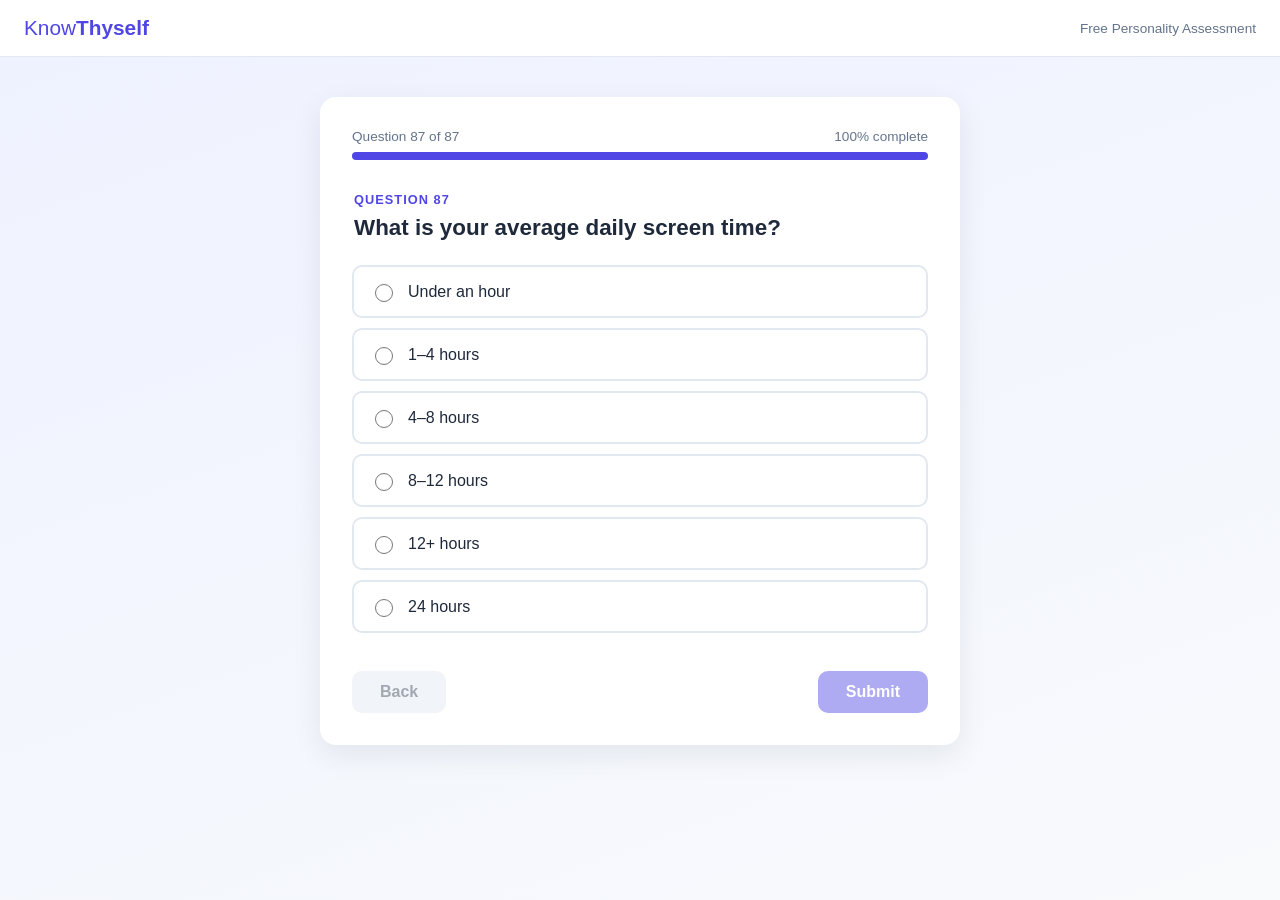
<file: personality-test/index.html>
<!DOCTYPE html>
<html lang="en">
	<head>
		<meta charset="UTF-8" />
		<meta name="viewport" content="width=device-width, initial-scale=1" />
		<title>Personality Test</title>
		<link rel="stylesheet" href="./style.css" />
	</head>

	<body>
		<header class="site-header">
			<span class="logo">Know<strong>Thyself</strong></span>
			<span class="header-note">Free Personality Assessment</span>
		</header>

		<main class="card">
			<div class="progress-info">
				<span>Question 87 of 87</span>
				<span>100% complete</span>
			</div>
			<div class="progress-bar" role="progressbar" aria-valuenow="87" aria-valuemin="1" aria-valuemax="87">
				<div class="progress-fill"></div>
			</div>

			<form id="question-form">
				<fieldset>
					<legend>
						<span class="question-number">Question 87</span>
						What is your average daily screen time?
					</legend>

					<label class="option">
						<input type="radio" name="screen-time" value="under-1" />
						<span>Under an hour</span>
					</label>
					<label class="option">
						<input type="radio" name="screen-time" value="1-4" />
						<span>1–4 hours</span>
					</label>
					<label class="option">
						<input type="radio" name="screen-time" value="4-8" />
						<span>4–8 hours</span>
					</label>
					<label class="option">
						<input type="radio" name="screen-time" value="8-12" />
						<span>8–12 hours</span>
					</label>
					<label class="option">
						<input type="radio" name="screen-time" value="12-plus" />
						<span>12+ hours</span>
					</label>
					<label class="option">
						<input type="radio" name="screen-time" value="24" />
						<span>24 hours</span>
					</label>
				</fieldset>

				<div class="actions">
					<button type="button" class="btn btn-secondary" disabled>Back</button>
					<button type="submit" id="submit" class="btn btn-primary" disabled>Submit</button>
				</div>
			</form>
		</main>

		<div id="result-overlay" class="overlay" hidden>
			<div class="modal" role="dialog" aria-modal="true" aria-labelledby="result-title">
				<button type="button" id="close-modal" class="close" aria-label="Close">&times;</button>
				<p class="modal-label">Your Results</p>
				<h2 id="result-title">AHDD</h2>
				<p class="result-text">
					Your results indicate that you suffer from
					<strong>&ldquo;AHDD&rdquo;</strong> &mdash;
					<em>Adversarial Hyper Digital Dependency</em>.
				</p>
				<button type="button" id="retake" class="btn btn-primary">Retake Test</button>
			</div>
		</div>

		<script src="./script.js"></script>
	</body>
</html>
</file>
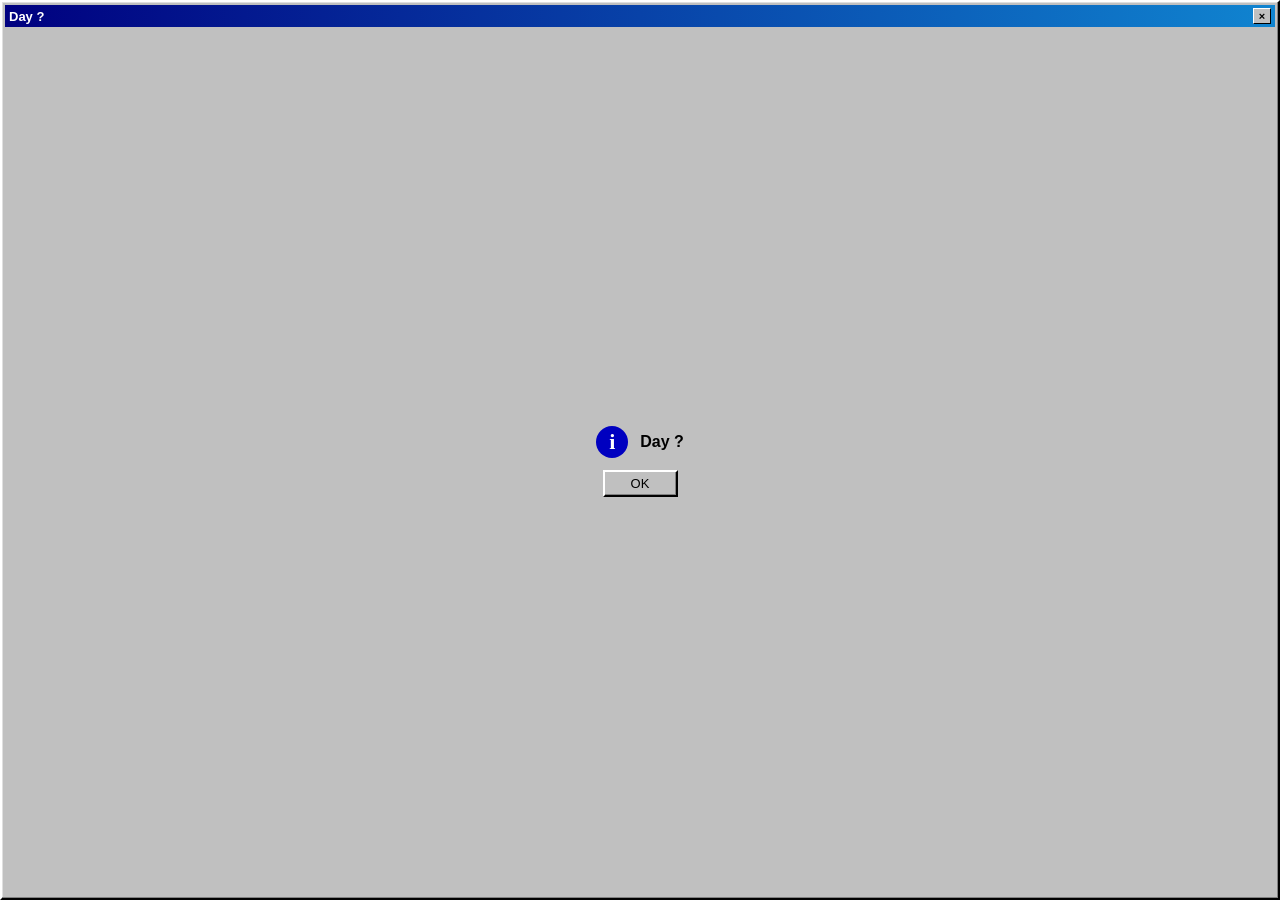
<file: day-popups/popup.html>
<!DOCTYPE html>
<html lang="en">
<head>
  <meta charset="UTF-8">
  <title>Day</title>
  <link rel="stylesheet" href="retro.css">
  <style>
    body {
      margin: 0;
      background: #c0c0c0;
    }

    .window {
      height: 100vh;
      box-sizing: border-box;
      display: flex;
      flex-direction: column;
    }

    .window-body {
      flex: 1;
      display: flex;
      flex-direction: column;
      align-items: center;
      justify-content: center;
      gap: 12px;
    }

    .message {
      display: flex;
      align-items: center;
      gap: 12px;
      font-size: 16px;
      font-weight: bold;
    }

    .icon {
      width: 32px;
      height: 32px;
      border-radius: 50%;
      background: #0000c0;
      color: #fff;
      font: bold 22px/32px "Times New Roman", serif;
      text-align: center;
    }
  </style>
</head>
<body>
  <div class="window">
    <div class="title-bar">
      <span id="title">Day</span>
      <span class="title-buttons"><b onclick="window.close()">×</b></span>
    </div>
    <div class="window-body">
      <div class="message">
        <div class="icon">i</div>
        <span id="text">Day</span>
      </div>
      <button onclick="window.close()">OK</button>
    </div>
  </div>

  <script>
    const day = new URLSearchParams(location.search).get("day") || "?";
    document.title = "Day " + day;
    document.getElementById("title").textContent = "Day " + day;
    document.getElementById("text").textContent = "Day " + day;
  </script>
</body>
</html>
</file>
<file: personality-test/style.css>
* {
	box-sizing: border-box;
}

body {
	margin: 0;
	min-height: 100vh;
	font-family: "Segoe UI", Roboto, Helvetica, Arial, sans-serif;
	background: linear-gradient(160deg, #eef2ff 0%, #f8fafc 100%);
	color: #1e293b;
}

.site-header {
	display: flex;
	justify-content: space-between;
	align-items: center;
	padding: 16px 24px;
	background: #ffffff;
	border-bottom: 1px solid #e2e8f0;
}

.logo {
	font-size: 1.3rem;
	color: #4f46e5;
}

.header-note {
	font-size: 0.85rem;
	color: #64748b;
}

.card {
	max-width: 640px;
	margin: 40px auto;
	padding: 32px;
	background: #ffffff;
	border-radius: 16px;
	box-shadow: 0 10px 30px rgba(15, 23, 42, 0.08);
}

.progress-info {
	display: flex;
	justify-content: space-between;
	font-size: 0.85rem;
	color: #64748b;
	margin-bottom: 8px;
}

.progress-bar {
	height: 8px;
	background: #e2e8f0;
	border-radius: 999px;
	overflow: hidden;
	margin-bottom: 32px;
}

.progress-fill {
	width: 100%;
	height: 100%;
	background: #4f46e5;
}

fieldset {
	border: none;
	margin: 0;
	padding: 0;
}

legend {
	font-size: 1.4rem;
	font-weight: 600;
	margin-bottom: 24px;
}

.question-number {
	display: block;
	font-size: 0.8rem;
	font-weight: 600;
	letter-spacing: 0.08em;
	text-transform: uppercase;
	color: #4f46e5;
	margin-bottom: 8px;
}

.option {
	display: flex;
	align-items: center;
	gap: 12px;
	padding: 14px 16px;
	margin-bottom: 10px;
	border: 2px solid #e2e8f0;
	border-radius: 10px;
	cursor: pointer;
	transition: border-color 0.15s, background 0.15s;
}

.option:hover {
	border-color: #a5b4fc;
}

.option:has(input:checked) {
	border-color: #4f46e5;
	background: #eef2ff;
}

.option input {
	accent-color: #4f46e5;
	width: 18px;
	height: 18px;
}

.actions {
	display: flex;
	justify-content: space-between;
	margin-top: 28px;
}

.btn {
	padding: 12px 28px;
	font-size: 1rem;
	font-weight: 600;
	border: none;
	border-radius: 10px;
	cursor: pointer;
}

.btn:disabled {
	opacity: 0.45;
	cursor: not-allowed;
}

.btn-primary {
	background: #4f46e5;
	color: #ffffff;
}

.btn-primary:not(:disabled):hover {
	background: #4338ca;
}

.btn-secondary {
	background: #e2e8f0;
	color: #334155;
}

/* Results pop-up */
.overlay {
	position: fixed;
	inset: 0;
	display: flex;
	align-items: center;
	justify-content: center;
	padding: 16px;
	background: rgba(15, 23, 42, 0.6);
}

.overlay[hidden] {
	display: none;
}

.modal {
	position: relative;
	width: 100%;
	max-width: 460px;
	padding: 36px 28px 28px;
	background: #ffffff;
	border-radius: 16px;
	text-align: center;
	animation: pop-in 0.25s ease-out;
}

.modal-label {
	margin: 0;
	font-size: 0.8rem;
	font-weight: 600;
	letter-spacing: 0.08em;
	text-transform: uppercase;
	color: #64748b;
}

.modal h2 {
	margin: 8px 0 16px;
	font-size: 3rem;
	color: #dc2626;
}

.result-text {
	font-size: 1.1rem;
	line-height: 1.5;
	margin-bottom: 24px;
}

.close {
	position: absolute;
	top: 10px;
	right: 14px;
	border: none;
	background: none;
	font-size: 1.6rem;
	color: #94a3b8;
	cursor: pointer;
}

@keyframes pop-in {
	from {
		transform: scale(0.9);
		opacity: 0;
	}
	to {
		transform: scale(1);
		opacity: 1;
	}
}

@media (max-width: 600px) {
	.card {
		margin: 16px;
		padding: 20px;
	}

	.header-note {
		display: none;
	}
}
</file>
<file: day-popups/retro.css>
/* Shared late-90s desktop look for the main page and the pop-ups */
body {
  margin: 0;
  background: #008080;
  font-family: "MS Sans Serif", Tahoma, Geneva, Verdana, sans-serif;
  font-size: 13px;
}

.window {
  background: #c0c0c0;
  border: 2px solid;
  border-color: #fff #000 #000 #fff;
  box-shadow: inset -1px -1px #808080, inset 1px 1px #dfdfdf;
  padding: 3px;
}

.title-bar {
  display: flex;
  justify-content: space-between;
  align-items: center;
  padding: 3px 4px;
  background: linear-gradient(90deg, #000080, #1084d0);
  color: #fff;
  font-weight: bold;
}

.title-buttons b {
  display: inline-block;
  width: 16px;
  height: 14px;
  margin-left: 2px;
  background: #c0c0c0;
  color: #000;
  font-size: 11px;
  line-height: 14px;
  text-align: center;
  border: 1px solid;
  border-color: #fff #000 #000 #fff;
  cursor: default;
}

.window-body {
  padding: 8px;
}

button {
  min-width: 75px;
  padding: 4px 12px;
  background: #c0c0c0;
  font: inherit;
  border: 2px solid;
  border-color: #fff #000 #000 #fff;
  box-shadow: inset -1px -1px #808080;
  cursor: pointer;
}

button:active {
  border-color: #000 #fff #fff #000;
  box-shadow: inset 1px 1px #808080;
}
</file>
